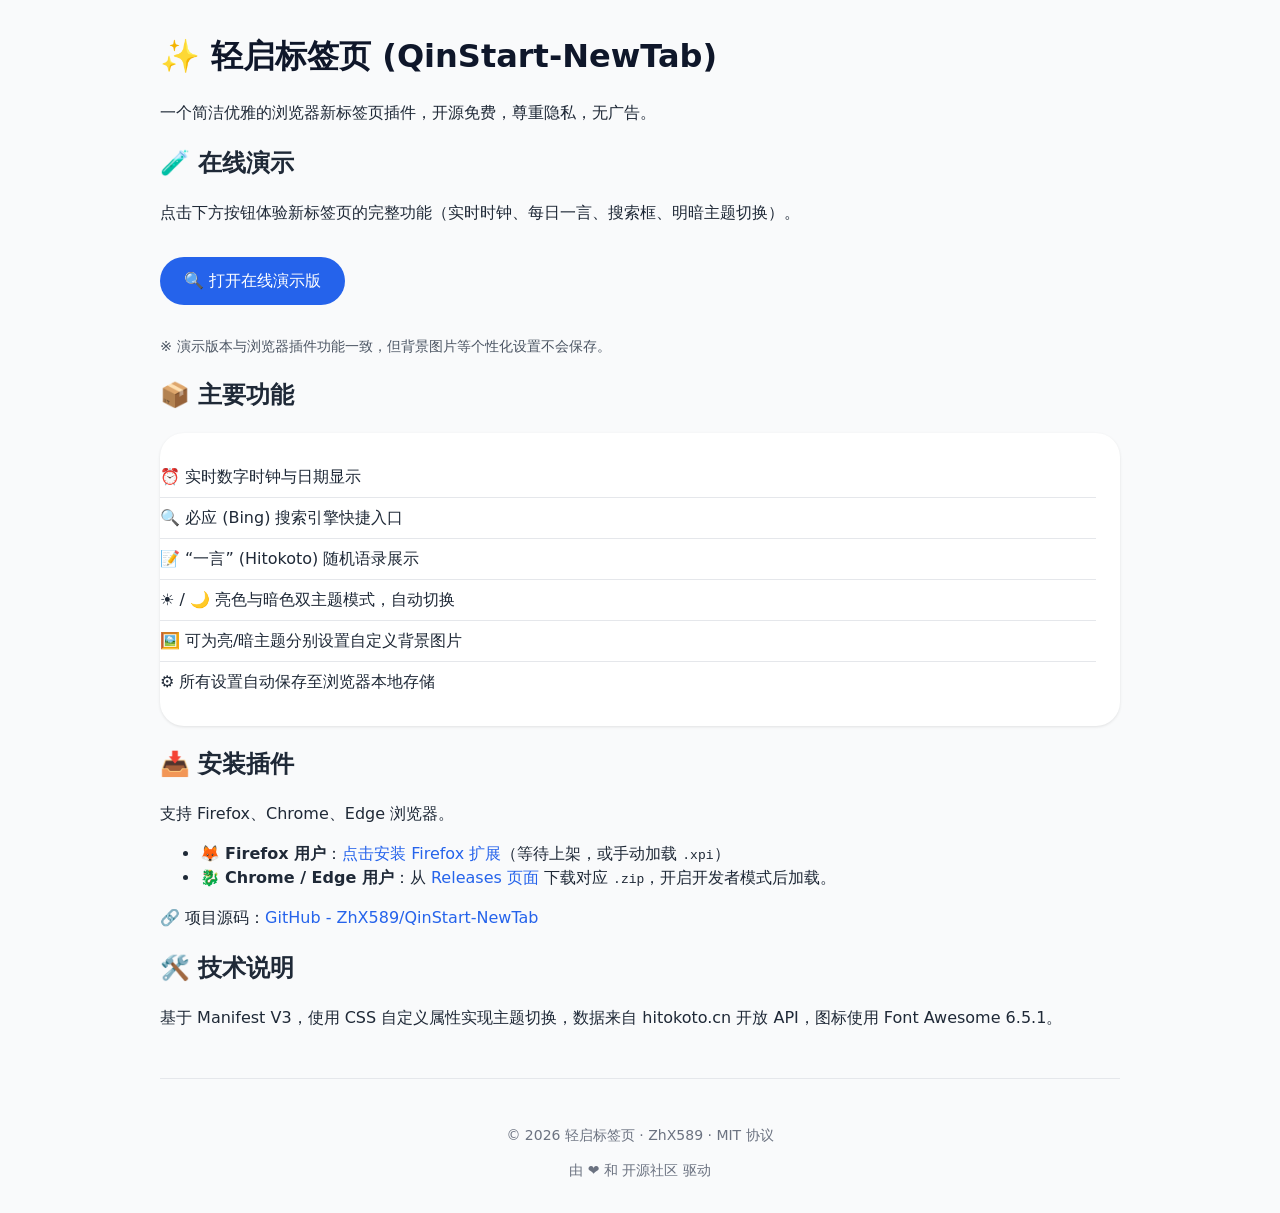
<file: index.html>
<!DOCTYPE html>
<html lang="zh-CN">
<head>
    <meta charset="UTF-8">
    <meta name="viewport" content="width=device-width, initial-scale=1.0, user-scalable=yes">
    <title>轻启标签页 · 简洁优雅的新标签页插件</title>
    <meta name="description" content="一个开源、简洁、优雅的浏览器新标签页插件，支持实时时钟、必应搜索、一言语录和自定义背景。">
    <style>
        /* 极简样式，仅保证可读性，后续会替换为完整设计 */
        body {
            font-family: system-ui, -apple-system, 'Segoe UI', Roboto, Helvetica, Arial, sans-serif;
            line-height: 1.5;
            max-width: 960px;
            margin: 2rem auto;
            padding: 0 1rem;
            color: #1f2937;
            background: #f9fafb;
        }
        h1 { color: #0f172a; }
        .demo-button {
            display: inline-block;
            background: #2563eb;
            color: white;
            padding: 0.75rem 1.5rem;
            border-radius: 2rem;
            text-decoration: none;
            font-weight: 500;
            margin: 1rem 0;
        }
        .feature-list {
            background: white;
            border-radius: 1.5rem;
            padding: 1.5rem;
            box-shadow: 0 1px 3px rgba(0,0,0,0.1);
            list-style: none;
            padding-left: 0;
        }
        .feature-list li {
            padding: 0.5rem 0;
            border-bottom: 1px solid #e5e7eb;
        }
        .feature-list li:last-child { border: none; }
        footer {
            margin-top: 3rem;
            font-size: 0.875rem;
            color: #6b7280;
            text-align: center;
            border-top: 1px solid #e5e7eb;
            padding-top: 2rem;
        }
        a { color: #2563eb; text-decoration: none; }
        a:hover { text-decoration: underline; }
    </style>
</head>
<body>

    <header>
        <h1>✨ 轻启标签页 (QinStart-NewTab)</h1>
        <p>一个简洁优雅的浏览器新标签页插件，开源免费，尊重隐私，无广告。</p>
    </header>

    <main>
        <section>
            <h2>🧪 在线演示</h2>
            <p>点击下方按钮体验新标签页的完整功能（实时时钟、每日一言、搜索框、明暗主题切换）。</p>
            <a href="/QinStart-NewTab.html" class="demo-button" target="_blank">🔍 打开在线演示版</a>
            <p style="font-size: 0.9rem; color: #4b5563;">※ 演示版本与浏览器插件功能一致，但背景图片等个性化设置不会保存。</p>
        </section>

        <section>
            <h2>📦 主要功能</h2>
            <ul class="feature-list">
                <li>⏰ 实时数字时钟与日期显示</li>
                <li>🔍 必应 (Bing) 搜索引擎快捷入口</li>
                <li>📝 “一言” (Hitokoto) 随机语录展示</li>
                <li>☀️ / 🌙 亮色与暗色双主题模式，自动切换</li>
                <li>🖼️ 可为亮/暗主题分别设置自定义背景图片</li>
                <li>⚙️ 所有设置自动保存至浏览器本地存储</li>
            </ul>
        </section>

        <section>
            <h2>📥 安装插件</h2>
            <p>支持 Firefox、Chrome、Edge 浏览器。</p>
            <ul>
                <li>🦊 <strong>Firefox 用户</strong>：<a href="https://addons.mozilla.org/zh-CN/firefox/addon/qinstart-newtab/" target="_blank">点击安装 Firefox 扩展</a>（等待上架，或手动加载 <code>.xpi</code>）</li>
                <li>🐉 <strong>Chrome / Edge 用户</strong>：从 <a href="https://github.com/ZhX589/QinStart-NewTab/releases" target="_blank">Releases 页面</a> 下载对应 <code>.zip</code>，开启开发者模式后加载。</li>
            </ul>
            <p>🔗 项目源码：<a href="https://github.com/ZhX589/QinStart-NewTab" target="_blank">GitHub - ZhX589/QinStart-NewTab</a></p>
        </section>

        <section>
            <h2>🛠️ 技术说明</h2>
            <p>基于 Manifest V3，使用 CSS 自定义属性实现主题切换，数据来自 hitokoto.cn 开放 API，图标使用 Font Awesome 6.5.1。</p>
        </section>
    </main>

    <footer>
        <p>© 2026 轻启标签页 · ZhX589 · MIT 协议</p>
        <p>由 ❤️ 和 开源社区 驱动</p>
    </footer>

</body>
</html>
</file>
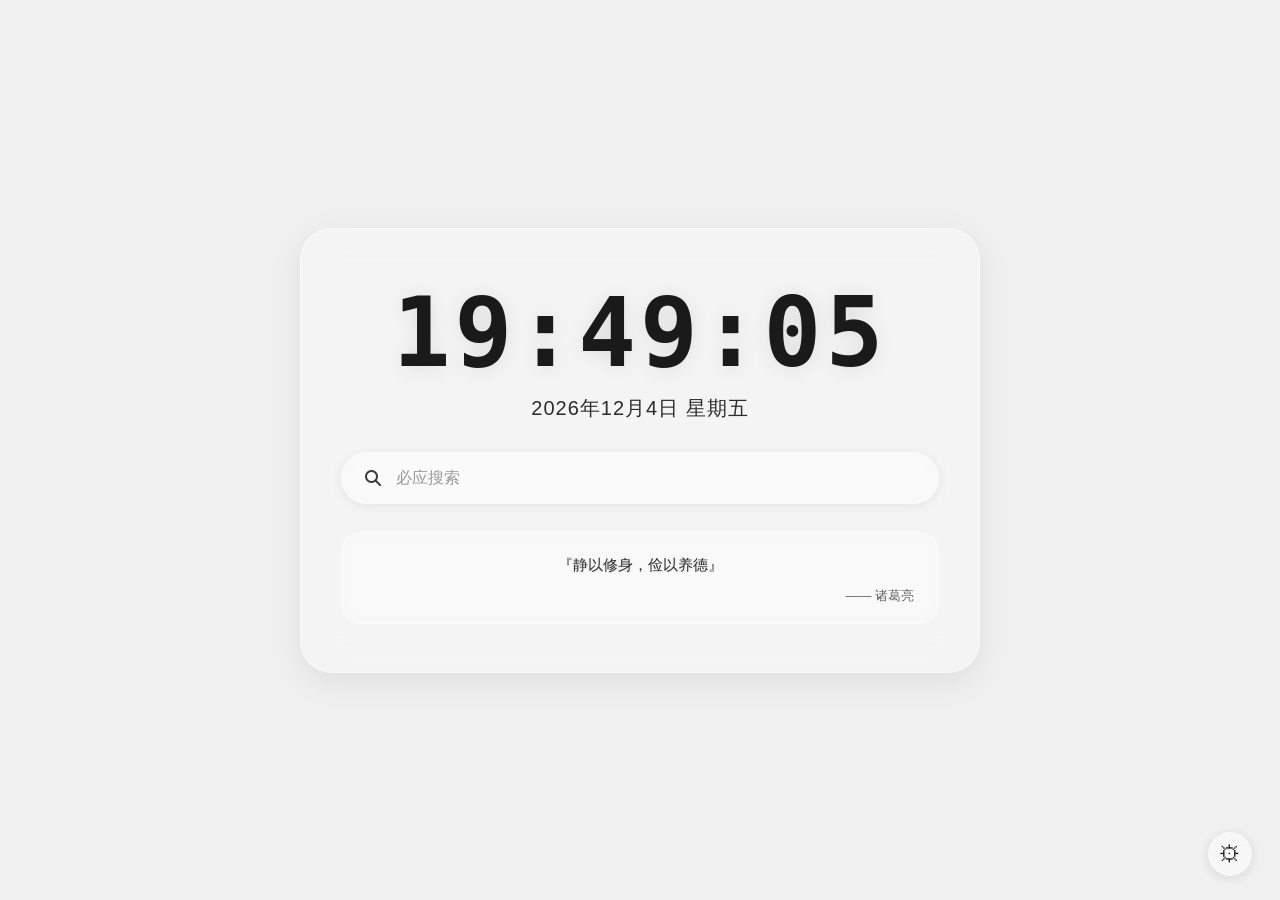
<file: docs/QinStart-NewTab.html>
<!DOCTYPE html>
<html lang="zh-CN">
<head>
    <meta charset="UTF-8">
    <meta name="viewport" content="width=device-width, initial-scale=1.0">
    <title>轻启标签页</title>
    <link rel="stylesheet" href="style.css">
    <link rel="stylesheet" href="https://cdnjs.cloudflare.com/ajax/libs/font-awesome/6.5.1/css/all.min.css">
</head>
<body>
    <!-- 毛玻璃主容器 -->
    <div class="main-card">
        <!-- ==================== 顶部：时钟 ==================== -->
        <div class="time-section">
            <div class="clock" id="clock">00:00:00</div>
            <div class="date" id="date">加载中...</div>
        </div>
    
        <!-- ==================== 中部：搜索框 ==================== -->
        <div class="search-section">
            <form class="search-box" id="searchForm" action="https://www.bing.com/search" method="get" target="_self">
                <span class="search-icon">
                    <i class="fa-solid fa-magnifying-glass"></i>
                </span>
                <input type="text" class="search-input" name="q" placeholder="必应搜索" autocomplete="off" id="searchInput">
            </form>
        </div>
    
        <!-- ==================== 底部：一言语录 ==================== -->
        <div class="quote-section">
            <div class="quote-card">
                <p class="quote-text" id="hitokoto_text">『数据加载中...』</p>
                <span class="quote-author" id="hitokoto_author"></span>
            </div>
        </div>
    </div>

    <!-- ==================== 设置按钮 ==================== -->
    <button class="settings-btn" id="settingsBtn" title="设置">⚙</button>

    <!-- ==================== 设置面板 ==================== -->
    <div class="settings-overlay" id="settingsOverlay">
        <div class="settings-panel">
            <h2>设置</h2>

            <div class="setting-group">
                <span class="setting-label">搜索行为</span>
                <div class="search-behavior-toggle">
                    <label class="toggle-switch">
                        <input type="checkbox" id="newTabSearchToggle">
                        <span class="toggle-slider"></span>
                    </label>
                    <span class="toggle-label" id="newTabSearchLabel">在新标签页打开搜索结果</span>
                </div>
            </div>
            
            <div class="setting-group">
                <span class="setting-label">显示模式</span>
                <div class="mode-toggle">
                    <button class="mode-btn active" id="modeLightBtn">☀ 亮色</button>
                    <button class="mode-btn" id="modeDarkBtn">🌙 暗色</button>
                </div>
            </div>

            <div class="setting-group">
                <span class="setting-label">亮色背景图片</span>
                <div class="file-input-row">
                    <label class="file-input-label" for="bgLightInput">选择文件</label>
                    <input type="file" class="file-input" id="bgLightInput" accept="image/*">
                    <span class="file-name" id="bgLightName">未设置</span>
                    <button class="reset-btn" id="resetLightBg">重置</button>
                </div>
            </div>

            <div class="setting-group">
                <span class="setting-label">暗色背景图片</span>
                <div class="file-input-row">
                    <label class="file-input-label" for="bgDarkInput">选择文件</label>
                    <input type="file" class="file-input" id="bgDarkInput" accept="image/*">
                    <span class="file-name" id="bgDarkName">未设置</span>
                    <button class="reset-btn" id="resetDarkBg">重置</button>
                </div>
            </div>

            <button class="close-btn" id="closeSettings">关闭</button>
        </div>
    </div>

    <script src="main.js"></script>

</body>
</html>
</file>
<file: docs/style.css>
:root {
    /* ========== 亮色模式变量 ========== */
    --bg-light: #f0f0f0;
    --bg-img-light: '';
    --text-primary-light: #1a1a1a;
    --text-secondary-light: #555;
    --clock-color-light: #1a1a1a;
    --date-color-light: #2c2c2c;
    --search-bg-light: rgba(255, 255, 255, 0.75);
    --search-text-light: #1a1a1a;
    --search-placeholder-light: #999;
    --quote-bg-light: rgba(255, 255, 255, 0.45);
    --quote-text-light: #2c2c2c;
    --quote-author-light: #666;
    --quote-border-light: rgba(255, 255, 255, 0.6);
    --settings-bg-light: rgba(255, 255, 255, 0.95);
    --settings-text-light: #1a1a1a;
    --settings-shadow-light: rgba(0, 0, 0, 0.2);

    /* ========== 暗色模式变量 ========== */
    --bg-dark: #1a1a2e;
    --bg-img-dark: '';
    --text-primary-dark: #e0e0e0;
    --text-secondary-dark: #aaa;
    --clock-color-dark: #e0e0e0;
    --date-color-dark: #aaa;
    --search-bg-dark: rgba(40, 40, 60, 0.9);
    --search-text-dark: #ddd;
    --search-placeholder-dark: #888;
    --quote-bg-dark: rgba(30, 30, 40, 0.55);
    --quote-text-dark: #ddd;
    --quote-author-dark: #aaa;
    --quote-border-dark: rgba(255, 255, 255, 0.15);
    --settings-bg-dark: rgba(30, 30, 45, 0.95);
    --settings-text-dark: #e0e0e0;
    --settings-shadow-dark: rgba(0, 0, 0, 0.5);

    /* ========== 当前模式默认值(亮色) ========== */
    --bg: var(--bg-light);
    --bg-img: var(--bg-img-light);
    --text-primary: var(--text-primary-light);
    --text-secondary: var(--text-secondary-light);
    --clock-color: var(--clock-color-light);
    --date-color: var(--date-color-light);
    --search-bg: var(--search-bg-light);
    --search-text: var(--search-text-light);
    --search-placeholder: var(--search-placeholder-light);
    --quote-bg: var(--quote-bg-light);
    --quote-text: var(--quote-text-light);
    --quote-author: var(--quote-author-light);
    --quote-border: var(--quote-border-light);
    --settings-bg: var(--settings-bg-light);
    --settings-text: var(--settings-text-light);
    --settings-shadow: var(--settings-shadow-light);
}

* {
    margin: 0;
    padding: 0;
    box-sizing: border-box;
}

body {
    font-family: -apple-system, BlinkMacSystemFont, "Segoe UI", "PingFang SC", "Microsoft YaHei", "Helvetica Neue", sans-serif;
    width: 100vw;
    height: 100vh;
    display: flex;
    flex-direction: column;
    align-items: center;
    justify-content: center;
    background-color: var(--bg);
    background-image: var(--bg-img);
    background-size: cover;
    background-position: center;
    background-repeat: no-repeat;
    background-attachment: fixed;
    color: var(--text-primary);
    transition: background-color 0.4s ease, color 0.4s ease;
    position: relative;
    overflow: hidden;
    margin: 0;
    padding: 20px;
}

/* ========== 毛玻璃主容器 ========== */
.main-card {
    width: 680px;
    max-width: 85vw;
    padding: 48px 40px 48px 40px;
    background: rgba(255, 255, 255, 0.2);
    backdrop-filter: blur(20px);
    -webkit-backdrop-filter: blur(20px);
    border-radius: 32px;
    border: 1px solid rgba(255, 255, 255, 0.25);
    box-shadow: 0 8px 32px rgba(0, 0, 0, 0.1);
    transition: background 0.4s ease, border-color 0.4s ease;
    display: flex;
    flex-direction: column;
    align-items: center;
    justify-content: center;
}

/* 亮色模式下的主容器样式 */
body:not(.dark-mode) .main-card {
    background: rgba(255, 255, 255, 0.3);
    border-color: rgba(255, 255, 255, 0.4);
    box-shadow: 0 8px 32px rgba(0, 0, 0, 0.08);
}

/* 暗色模式下的主容器样式 */
body.dark-mode .main-card {
    background: rgba(20, 20, 40, 0.4);
    border-color: rgba(255, 255, 255, 0.15);
    box-shadow: 0 8px 32px rgba(0, 0, 0, 0.2);
}

/* ========== 顶部：时钟区域 ========== */
.time-section {
    text-align: center;
    margin-bottom: 30px;
    user-select: none;
}

.clock {
    font-size: 96px;
    font-weight: 700;
    letter-spacing: 4px;
    color: var(--clock-color);
    text-shadow: 0 2px 20px rgba(0, 0, 0, 0.1);
    transition: color 0.4s ease;
    font-variant-numeric: tabular-nums;
    font-family: "SF Mono", "Cascadia Code", "Consolas", "Menlo", monospace;
}

.date {
    font-size: 20px;
    color: var(--date-color);
    margin-top: 6px;
    font-weight: 400;
    letter-spacing: 1px;
    transition: color 0.4s ease;
}

/* ========== 中部：搜索框 ========== */
.search-section {
    margin-bottom: 28px;
    width: 100%;
}

.search-box {
    display: flex;
    align-items: center;
    width: 100%;
    height: 52px;
    background: rgba(255, 255, 255, 0.25);
    border-radius: 28px;
    padding: 0 20px;
    backdrop-filter: blur(8px);
    -webkit-backdrop-filter: blur(8px);
    box-shadow: 0 2px 12px rgba(0, 0, 0, 0.08);
    transition: background 0.3s ease, box-shadow 0.3s ease;
    border: 1px solid rgba(255, 255, 255, 0.3);
}

.search-box:focus-within {
    box-shadow: 0 4px 20px rgba(0, 0, 0, 0.15);
    background: rgba(255, 255, 255, 0.35);
}

.search-icon {
    width: 22px;
    height: 22px;
    margin-right: 12px;
    flex-shrink: 0;
    opacity: 0.85;
    display: flex;
    align-items: center;
    justify-content: center;
}

.search-input {
    flex: 1;
    background: transparent;
    border: none;
    outline: none;
    color: var(--search-text);
    font-size: 16px;
    font-family: inherit;
}

.search-input::placeholder {
    color: var(--search-placeholder);
}

/* ========== 底部：一言语录 ========== */
.quote-section {
    width: 100%;
}

.quote-card {
    background: rgba(255, 255, 255, 0.2);
    backdrop-filter: blur(12px);
    -webkit-backdrop-filter: blur(12px);
    border: 1px solid rgba(255, 255, 255, 0.25);
    border-radius: 20px;
    padding: 20px 24px 18px;
    text-align: center;
    transition: background 0.4s ease, border-color 0.4s ease;
}

.quote-text {
    font-size: 15px;
    line-height: 1.6;
    color: var(--quote-text);
    transition: color 0.4s ease;
    word-break: break-word;
    text-shadow: 0 1px 2px rgba(0, 0, 0, 0.1);
}

.quote-author {
    display: block;
    text-align: right;
    margin-top: 10px;
    font-size: 13px;
    color: var(--quote-author);
    transition: color 0.4s ease;
    font-style: normal;
}

/* ========== 暗色模式下的容器微调 ========== */
body.dark-mode .main-card {
    background: rgba(15, 15, 30, 0.5);
}

body.dark-mode .search-box {
    background: rgba(0, 0, 0, 0.3);
    border-color: rgba(255, 255, 255, 0.15);
}

body.dark-mode .search-box:focus-within {
    background: rgba(0, 0, 0, 0.4);
}

body.dark-mode .quote-card {
    background: rgba(0, 0, 0, 0.25);
    border-color: rgba(255, 255, 255, 0.1);
}

/* ========== 右下角设置按钮 ========== */
.settings-btn {
    position: fixed;
    bottom: 24px;
    right: 28px;
    width: 44px;
    height: 44px;
    border-radius: 50%;
    border: none;
    background: var(--quote-bg);
    backdrop-filter: blur(10px);
    -webkit-backdrop-filter: blur(10px);
    cursor: pointer;
    font-size: 22px;
    display: flex;
    align-items: center;
    justify-content: center;
    transition: background 0.4s ease, transform 0.2s ease;
    box-shadow: 0 2px 12px rgba(0, 0, 0, 0.1);
    color: var(--text-primary);
    z-index: 100;
}

.settings-btn:hover {
    transform: scale(1.08) rotate(30deg);
}

.settings-btn:active {
    transform: scale(0.95);
}

/* ========== 设置面板 ========== */
.settings-overlay {
    position: fixed;
    top: 0;
    left: 0;
    width: 100%;
    height: 100%;
    background: rgba(0, 0, 0, 0.35);
    z-index: 200;
    display: flex;
    align-items: center;
    justify-content: center;
    opacity: 0;
    pointer-events: none;
    transition: opacity 0.25s ease;
    backdrop-filter: blur(2px);
    -webkit-backdrop-filter: blur(2px);
}

.settings-overlay.active {
    opacity: 1;
    pointer-events: auto;
}

.settings-panel {
    background: var(--settings-bg);
    color: var(--settings-text);
    border-radius: 20px;
    padding: 32px 28px 24px;
    width: 400px;
    max-width: 90vw;
    box-shadow: 0 16px 48px var(--settings-shadow);
    transition: background 0.4s ease, color 0.4s ease;
    max-height: 85vh;
    overflow-y: auto;
}

.settings-panel h2 {
    text-align: center;
    margin-bottom: 24px;
    font-size: 22px;
    font-weight: 600;
    letter-spacing: 1px;
}

.setting-group {
    margin-bottom: 20px;
}

.setting-label {
    display: block;
    font-size: 14px;
    font-weight: 500;
    margin-bottom: 8px;
    color: var(--text-secondary);
    transition: color 0.4s ease;
}

.mode-toggle {
    display: flex;
    gap: 10px;
}

.mode-btn {
    flex: 1;
    padding: 10px 16px;
    border: 2px solid transparent;
    border-radius: 10px;
    cursor: pointer;
    font-size: 15px;
    background: rgba(128, 128, 128, 0.1);
    color: var(--text-primary);
    transition: all 0.25s ease;
    font-family: inherit;
}

.mode-btn.active {
    border-color: #5b9bd5;
    background: rgba(91, 155, 213, 0.15);
    font-weight: 600;
}

.mode-btn:hover {
    background: rgba(128, 128, 128, 0.2);
}

.file-input-row {
    display: flex;
    align-items: center;
    gap: 8px;
    flex-wrap: wrap;
}

.file-input-label {
    display: inline-block;
    padding: 8px 16px;
    background: rgba(91, 155, 213, 0.2);
    border-radius: 8px;
    cursor: pointer;
    font-size: 13px;
    transition: background 0.2s ease;
    white-space: nowrap;
}

.file-input-label:hover {
    background: rgba(91, 155, 213, 0.35);
}

.file-input {
    display: none;
}

.file-name {
    font-size: 12px;
    color: var(--text-secondary);
    max-width: 160px;
    overflow: hidden;
    text-overflow: ellipsis;
    white-space: nowrap;
    transition: color 0.4s ease;
}

.reset-btn {
    padding: 6px 12px;
    font-size: 12px;
    border: 1px solid rgba(128, 128, 128, 0.3);
    border-radius: 6px;
    background: transparent;
    cursor: pointer;
    color: var(--text-secondary);
    transition: all 0.2s ease;
    font-family: inherit;
}

.reset-btn:hover {
    border-color: #e05555;
    color: #e05555;
}

.close-btn {
    display: block;
    margin: 20px auto 0;
    padding: 10px 40px;
    border: none;
    border-radius: 10px;
    background: rgba(128, 128, 128, 0.2);
    color: var(--text-primary);
    cursor: pointer;
    font-size: 15px;
    transition: background 0.2s ease;
    font-family: inherit;
}

.close-btn:hover {
    background: rgba(128, 128, 128, 0.35);
}

/* ========== 响应式 ========== */
@media (max-width: 600px) {
    .main-card {
        padding: 32px 24px 32px 24px;
        border-radius: 24px;
    }
    
    .clock {
        font-size: 48px;
    }
    
    .date {
        font-size: 14px;
    }
    
    .search-box {
        height: 46px;
        padding: 0 16px;
    }
    
    .quote-card {
        padding: 16px 18px 14px;
    }
    
    .quote-text {
        font-size: 13px;
    }
}

/* ========== 搜索框聚焦全局毛玻璃效果 ========== */
/* 毛玻璃背景层 */
body.search-focused::before {
    content: '';
    position: fixed;
    top: 0;
    left: 0;
    width: 100%;
    height: 100%;
    background: rgba(0, 0, 0, 0.4);
    backdrop-filter: blur(4px);
    -webkit-backdrop-filter: blur(4px);
    z-index: 85;
    opacity: 0;
    transition: opacity 0.3s ease-out;
    pointer-events: none;
}

body.search-focused::before {
    opacity: 1;
    pointer-events: auto;
}

/* 所有模块的淡入淡出过渡基础 */
.time-section,
.search-section,
.quote-section,
.settings-btn {
    transition: opacity 0.25s ease-out, transform 0.25s ease-out;
}

/* 聚焦时非搜索模块淡出 */
body.search-focused .time-section,
body.search-focused .quote-section,
body.search-focused .settings-btn {
    opacity: 0.3;
    pointer-events: none;
}

/* 搜索框区域 - 平滑移动效果 */
.search-section {
    z-index: 100;
    position: relative;
    transition: transform 0.25s ease-out, margin-bottom 0.25s ease-out, width 0.25s ease-out;
}

/* 聚焦时搜索框轻微上移并稍微放大 */
body.search-focused .search-section {
    transform: translateY(-8px);
    margin-bottom: 0;
}

body.search-focused .search-box {
    transform: scale(1.02);
    transition: transform 0.25s ease-out, background 0.25s ease-out, box-shadow 0.25s ease-out;
}

/* 聚焦时的搜索框样式增强 */
body.search-focused .search-box {
    background: var(--search-bg);
    box-shadow: 0 8px 28px rgba(0, 0, 0, 0.2);
    border: 1px solid rgba(255, 255, 255, 0.15);
}

/* 暗色模式聚焦微调 */
body.dark-mode.search-focused .search-box {
    background: rgba(40, 40, 60, 0.95);
    border-color: rgba(255, 255, 255, 0.2);
}

/* 亮色模式聚焦微调 */
body.light-mode.search-focused .search-box {
    background: rgba(255, 255, 255, 0.9);
    border-color: rgba(0, 0, 0, 0.1);
}

/* 聚焦时输入框文字稍微放大 */
body.search-focused .search-input {
    font-size: 16px;
    transition: font-size 0.25s ease-out;
}

/* 聚焦时 main-card 完全透明/隐藏（让毛玻璃边框消失） */
body.search-focused .main-card {
    background: transparent !important;
    backdrop-filter: none !important;
    -webkit-backdrop-filter: none !important;
    border: none !important;
    box-shadow: none !important;
}

/* 可选：时钟区域轻微缩放效果（更细腻） */
body.search-focused .time-section {
    transform: scale(0.98);
}

/* 可选：一言区域轻微缩放效果 */
body.search-focused .quote-section {
    transform: scale(0.98);
}

/* 定义统一的动画曲线变量 */
:root {
    --smooth-curve: cubic-bezier(0.2, 0.9, 0.4, 1.1);
    --fade-curve: ease-out;
}

/* 然后应用到各个过渡中 */
.time-section,
.search-section,
.quote-section,
.settings-btn {
    transition: opacity 0.25s var(--fade-curve), transform 0.3s var(--smooth-curve);
}

.search-section {
    transition: transform 0.3s var(--smooth-curve), margin-bottom 0.3s var(--smooth-curve);
}

body.search-focused .search-box {
    transform: scale(1.02);
    transition: transform 0.3s var(--smooth-curve), background 0.25s var(--fade-curve), box-shadow 0.25s var(--fade-curve);
}

/* ========== 开关切换样式 ========== */
.search-behavior-toggle {
    display: flex;
    align-items: center;
    gap: 12px;
    flex-wrap: wrap;
}

.toggle-switch {
    position: relative;
    display: inline-block;
    width: 50px;
    height: 24px;
}

.toggle-switch input {
    opacity: 0;
    width: 0;
    height: 0;
}

.toggle-slider {
    position: absolute;
    cursor: pointer;
    top: 0;
    left: 0;
    right: 0;
    bottom: 0;
    background-color: rgba(128, 128, 128, 0.4);
    transition: 0.3s;
    border-radius: 24px;
}

.toggle-slider:before {
    position: absolute;
    content: "";
    height: 18px;
    width: 18px;
    left: 3px;
    bottom: 3px;
    background-color: white;
    transition: 0.3s;
    border-radius: 50%;
}

input:checked + .toggle-slider {
    background-color: #5b9bd5;
}

input:checked + .toggle-slider:before {
    transform: translateX(26px);
}

.toggle-label {
    font-size: 13px;
    color: var(--text-secondary);
    transition: color 0.4s ease;
    cursor: pointer;
    user-select: none;
}

/* 设置面板中其他元素的过渡保持 */
.setting-group {
    margin-bottom: 20px;
}

.setting-label {
    display: block;
    font-size: 14px;
    font-weight: 500;
    margin-bottom: 8px;
    color: var(--text-secondary);
    transition: color 0.4s ease;
}
</file>
